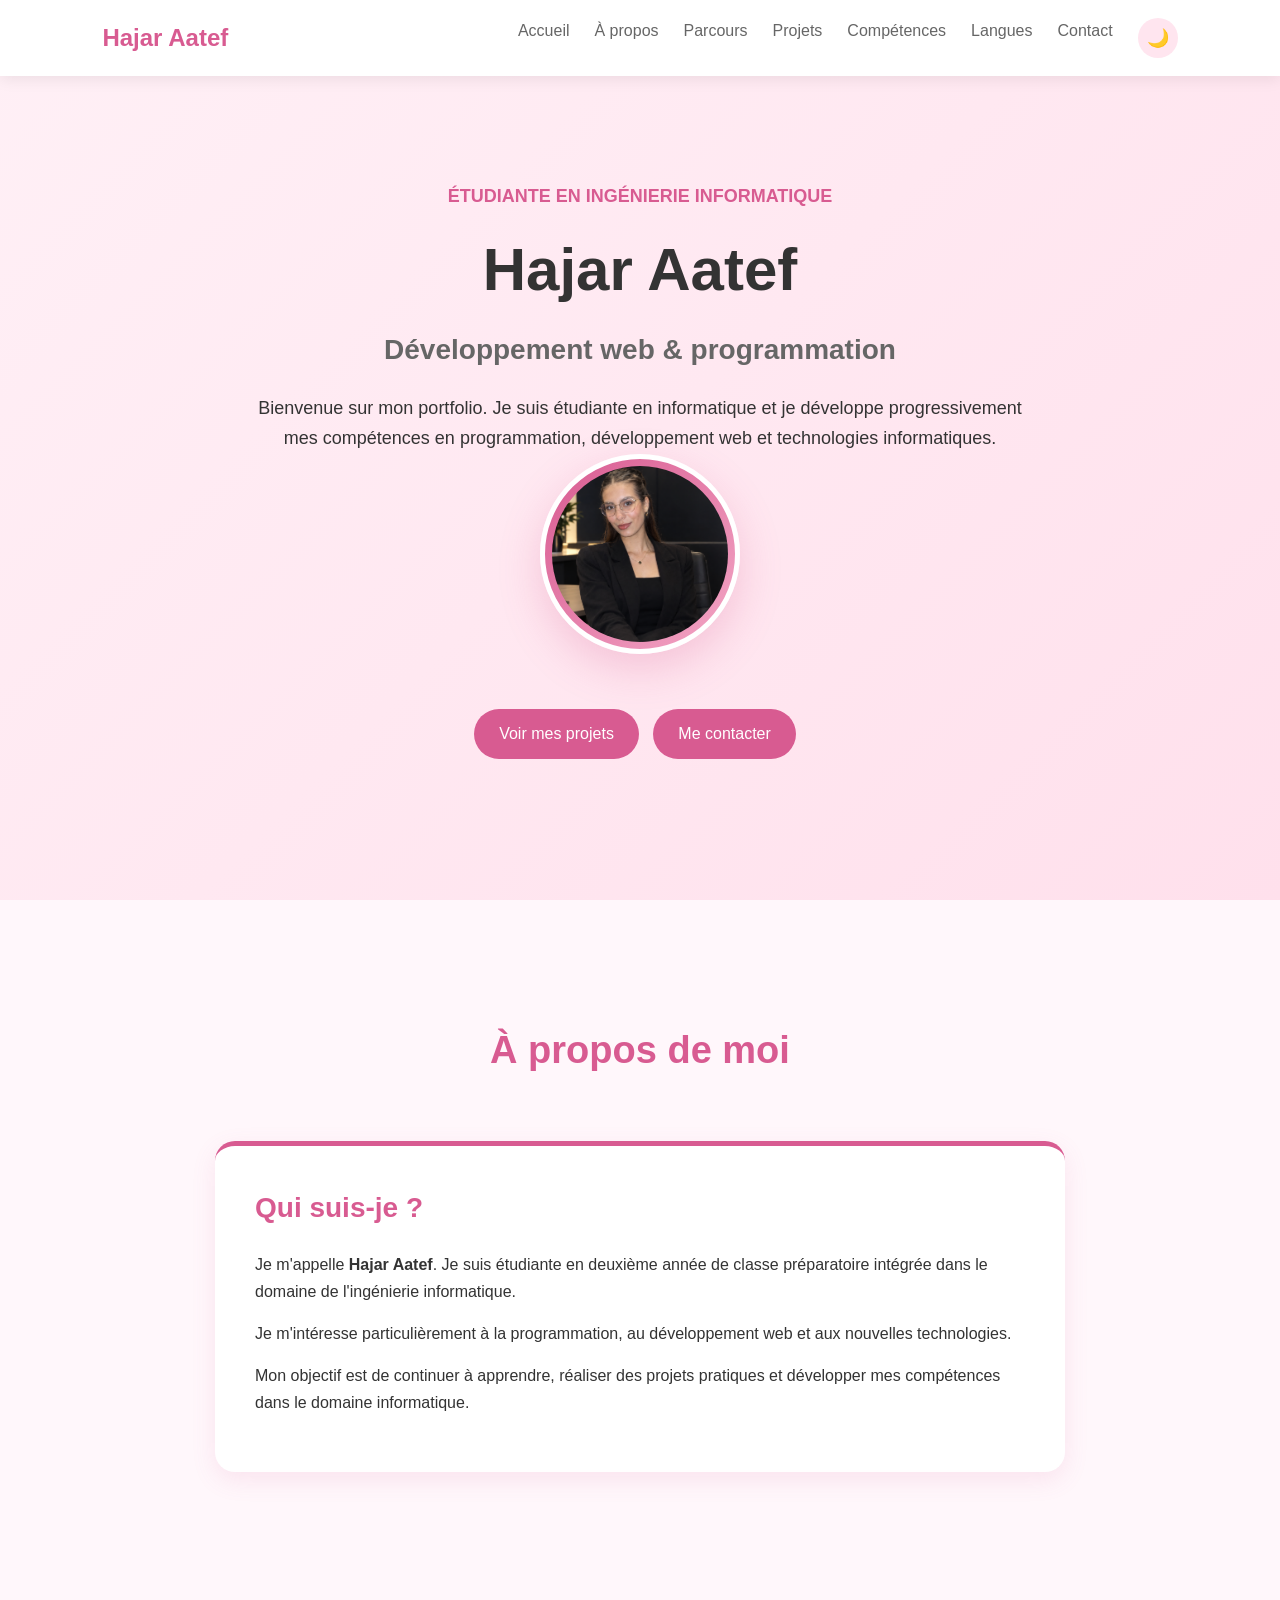
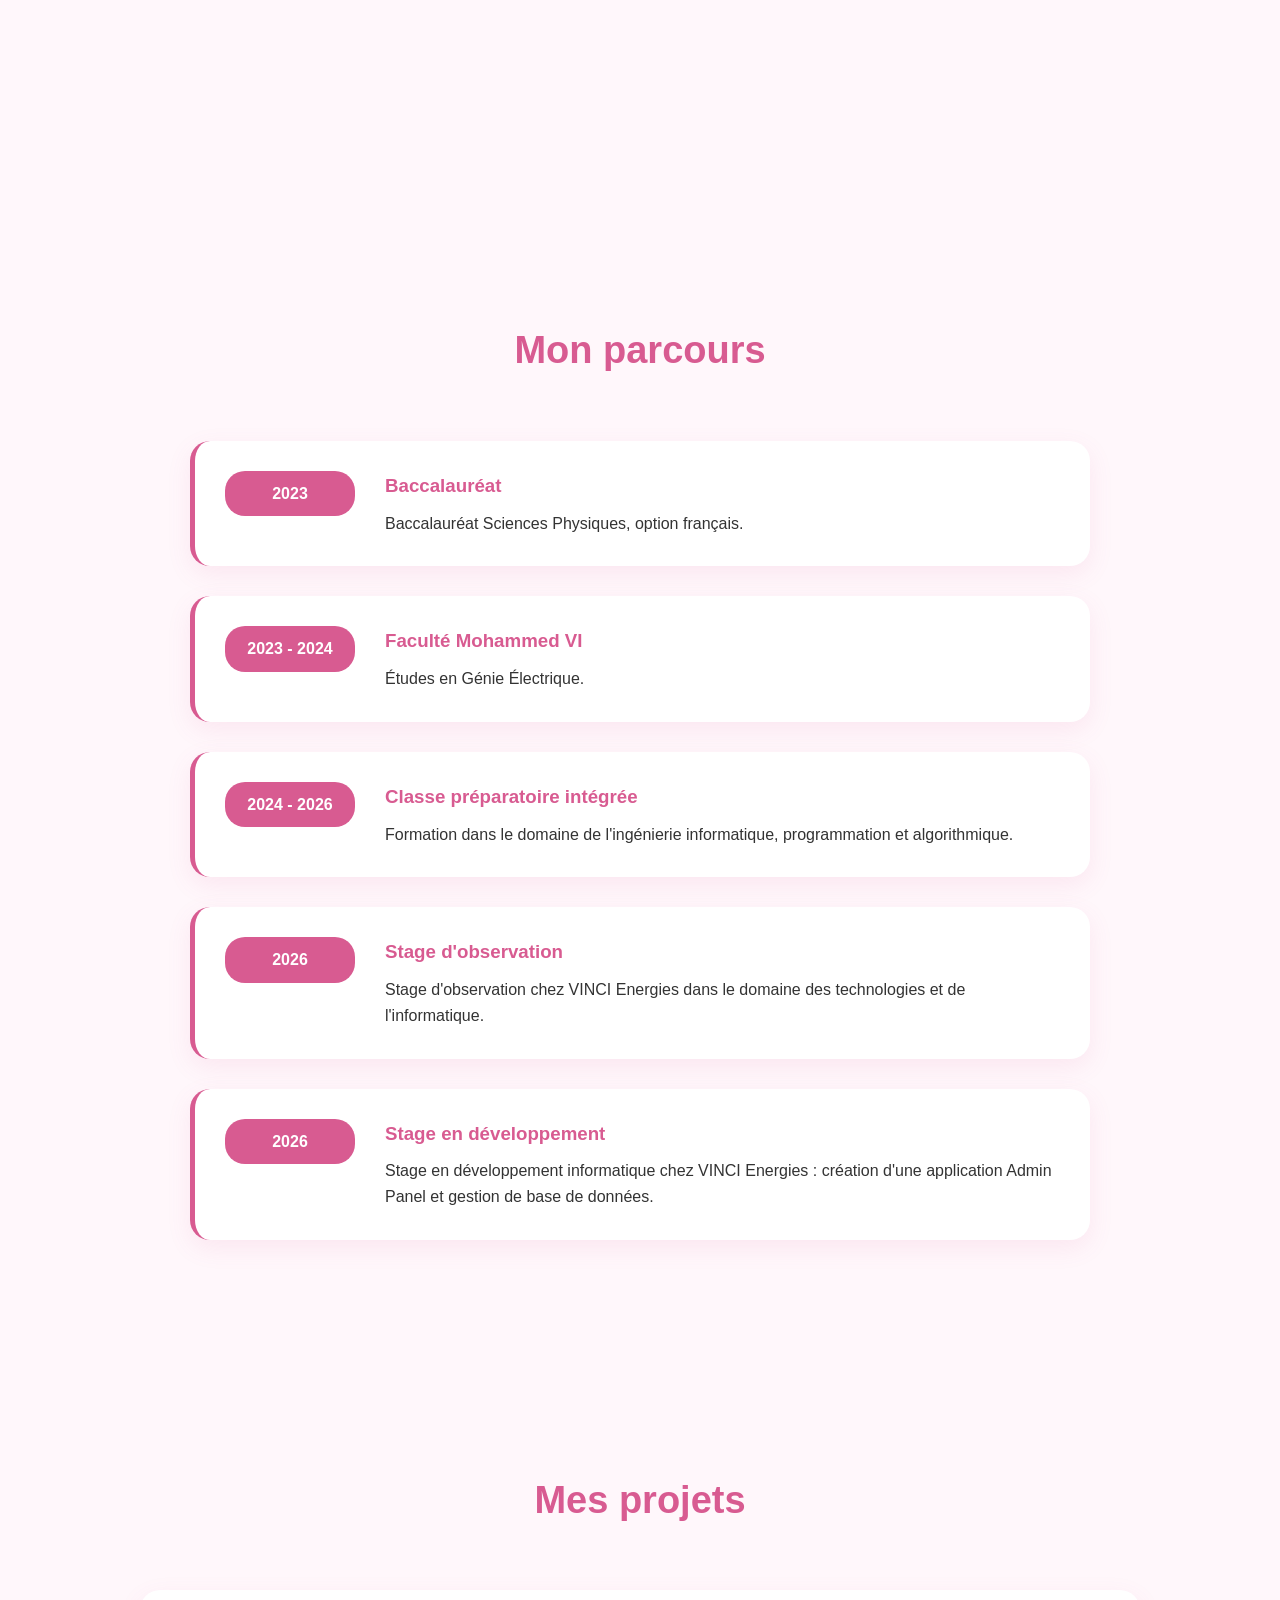
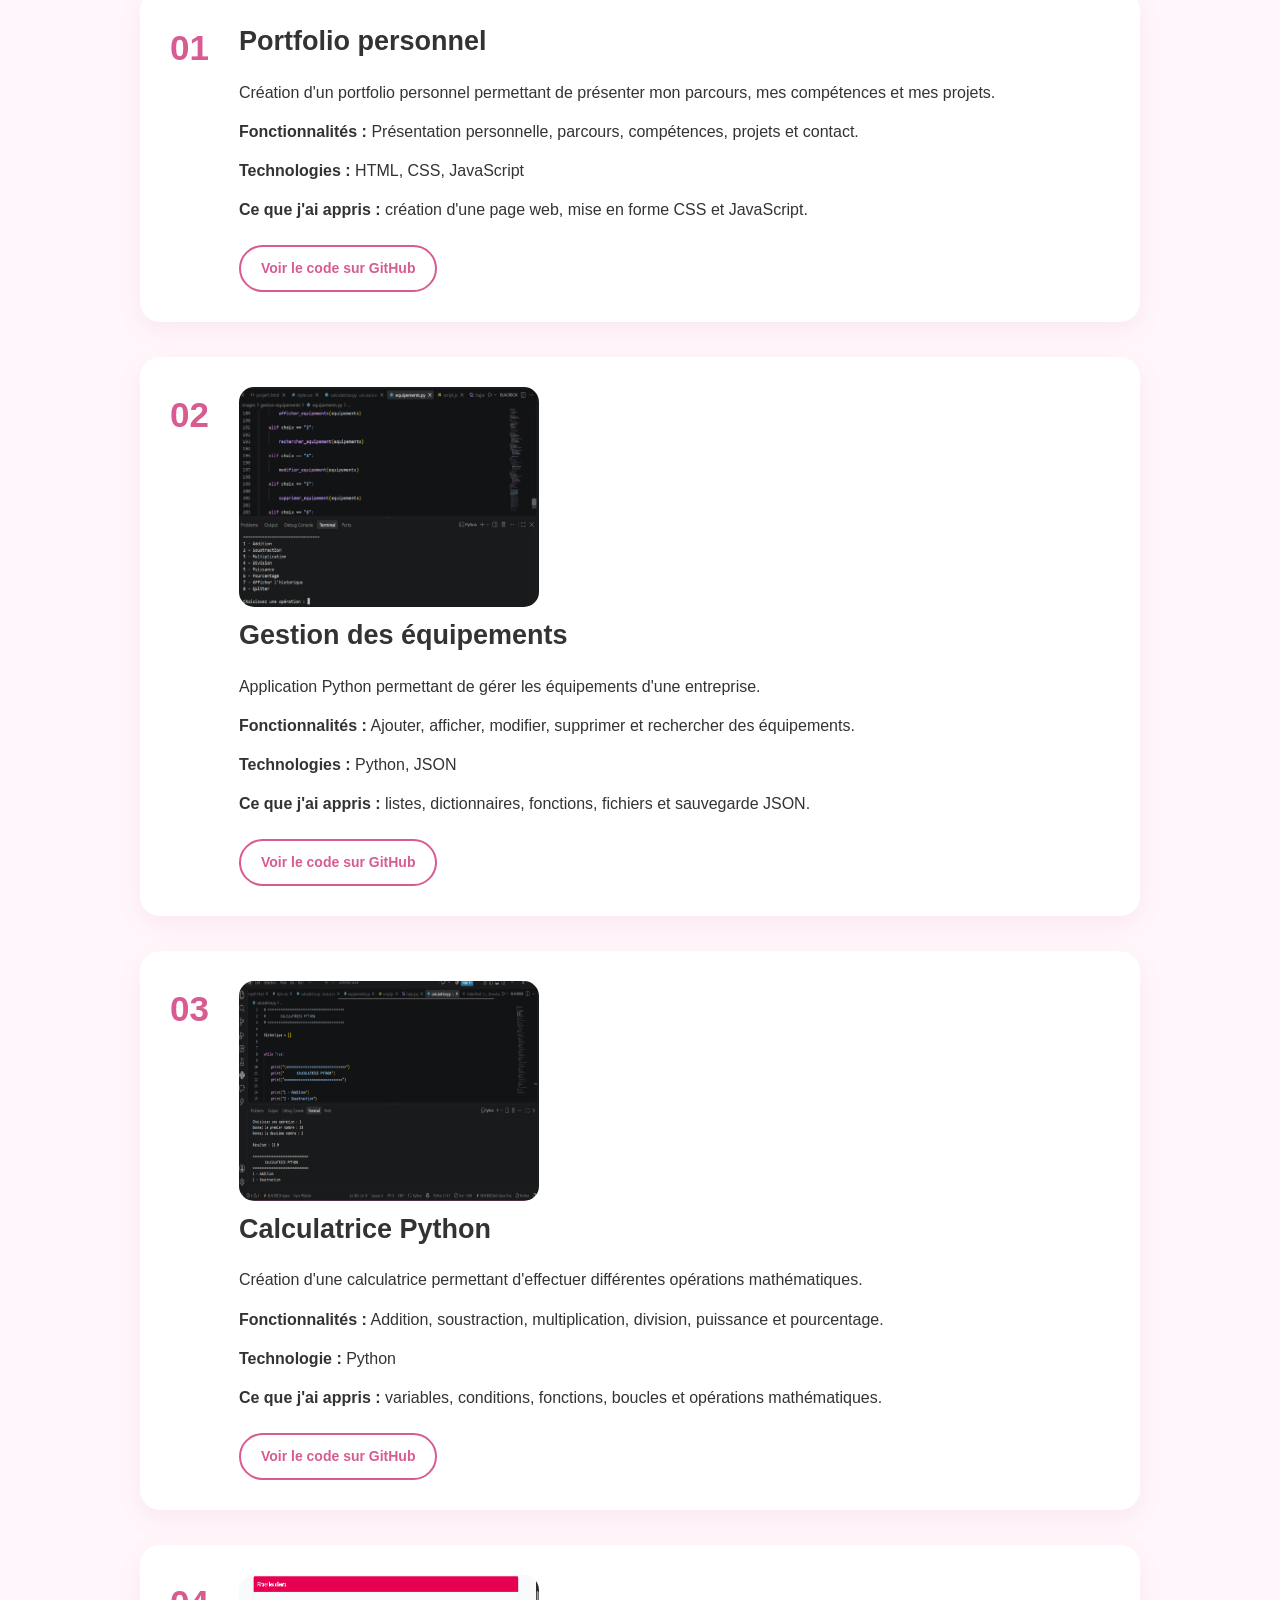
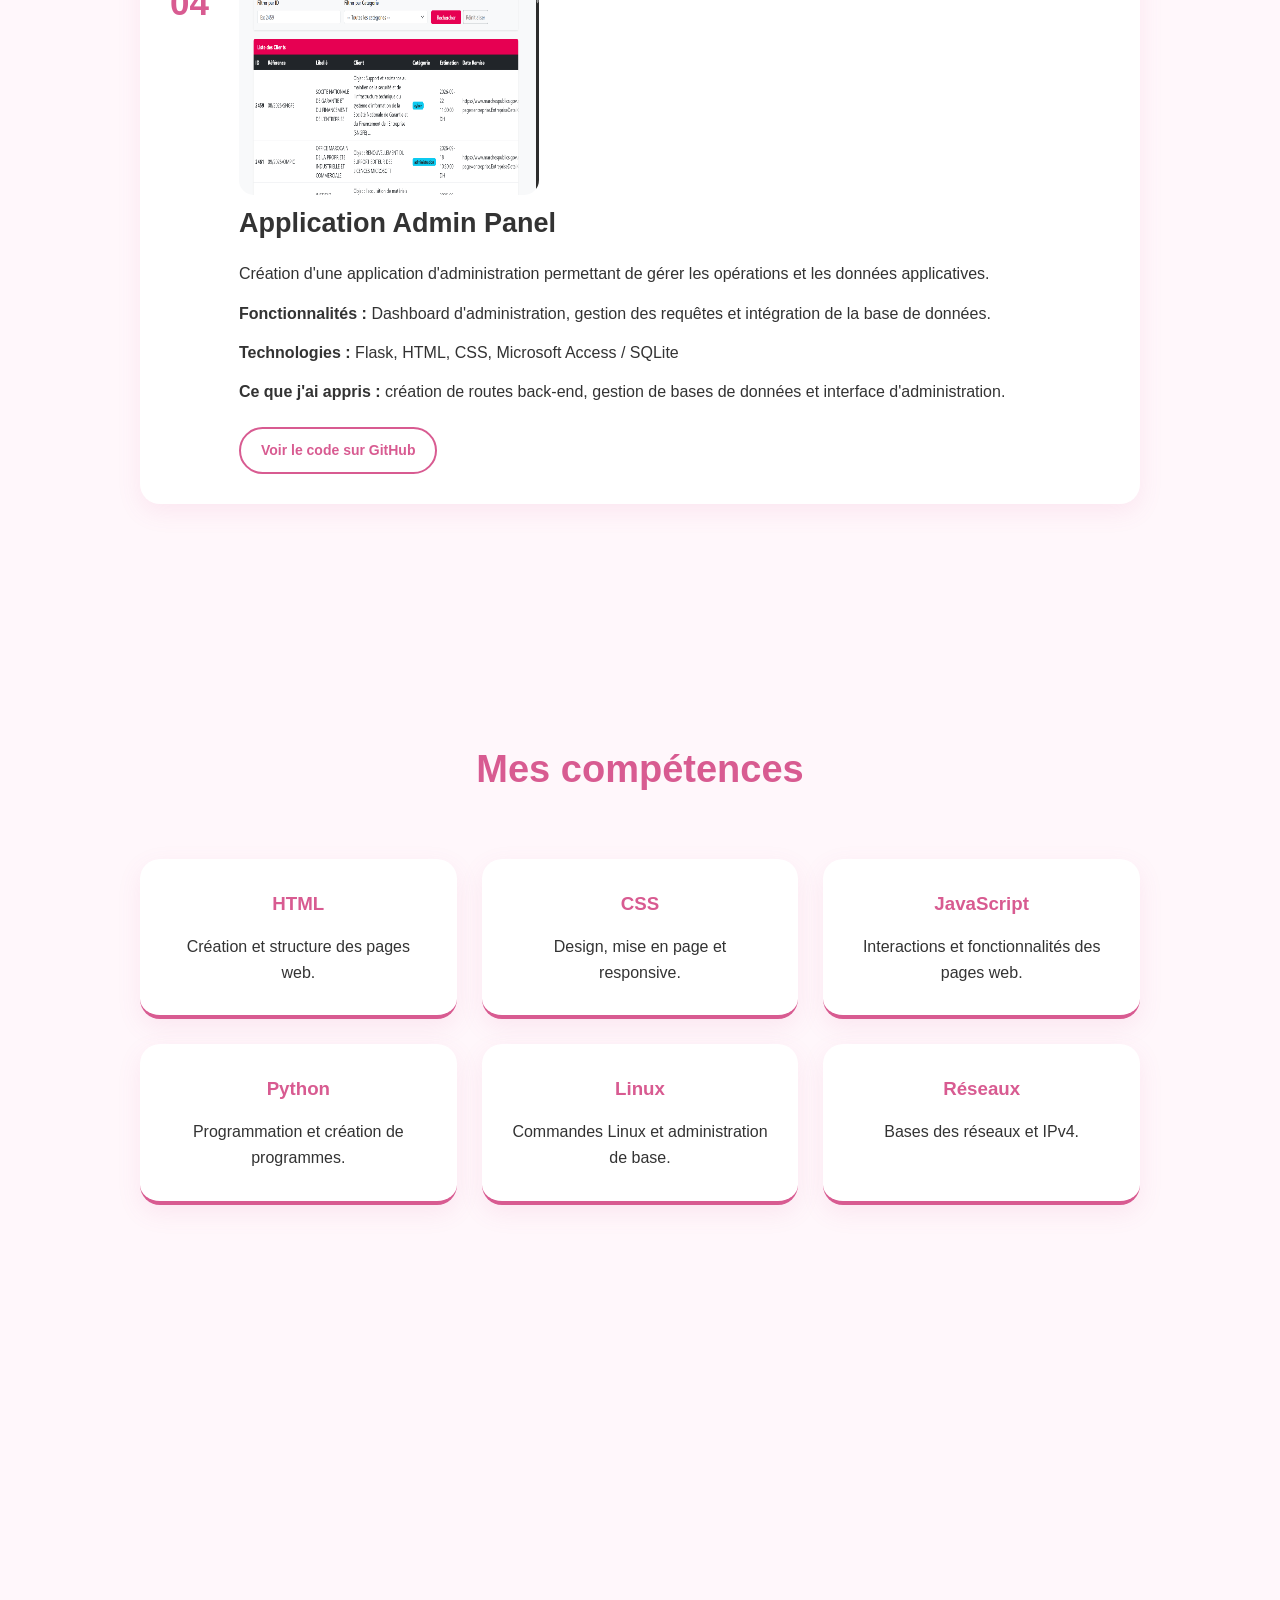
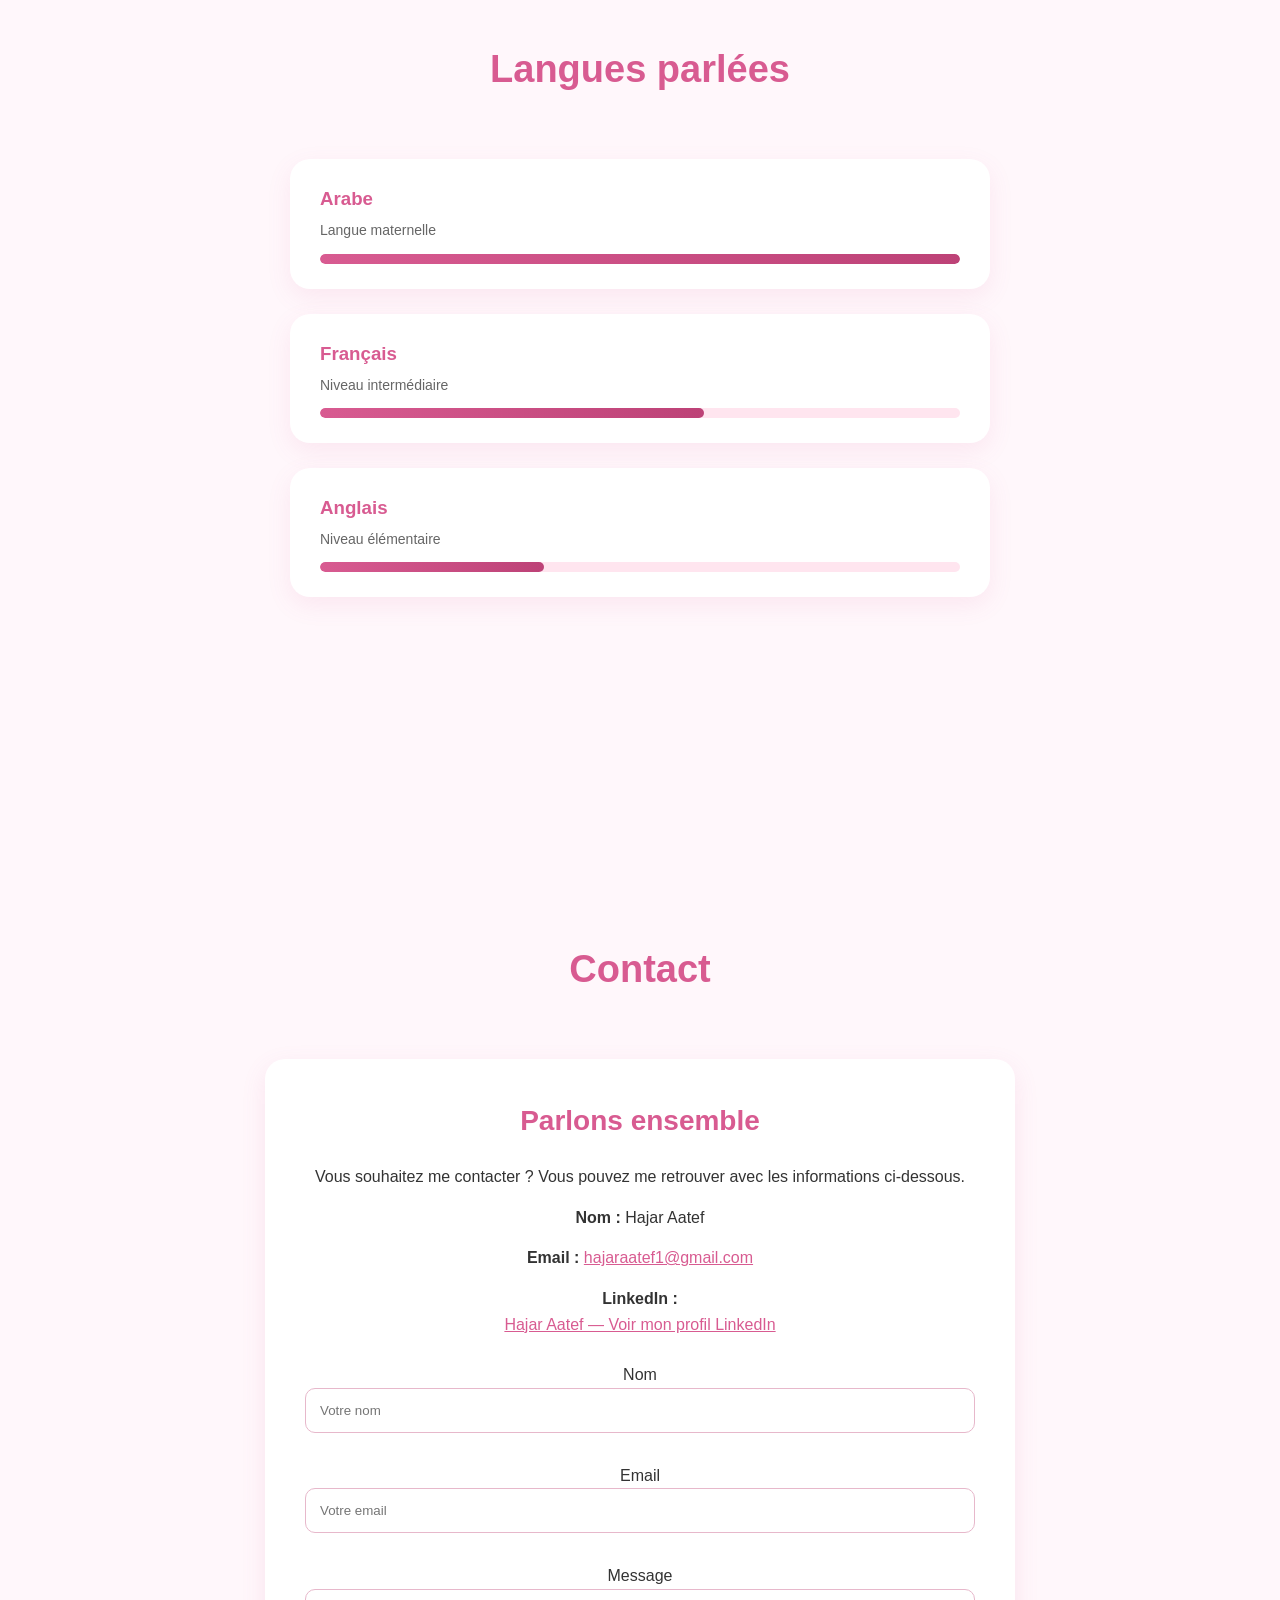
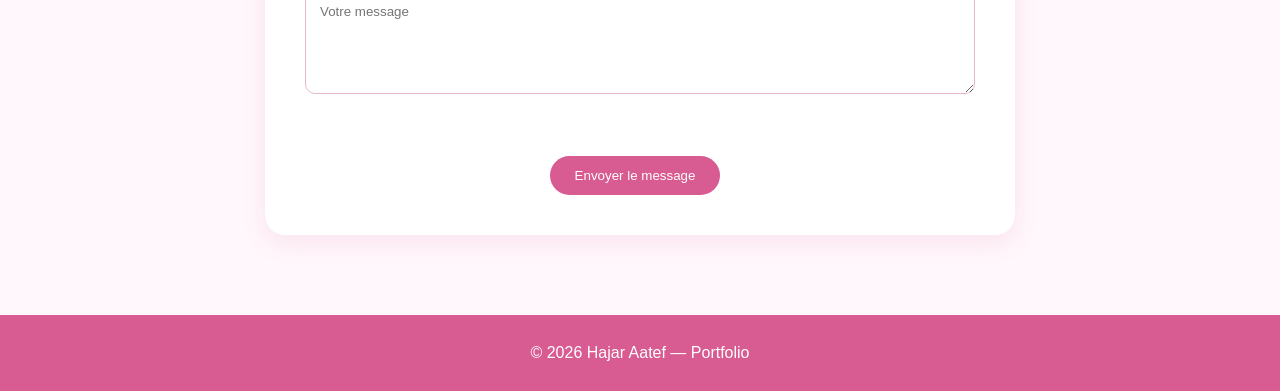
<file: index.html>
<!DOCTYPE html>
<html lang="fr">

<head>
    <meta charset="UTF-8">
    <meta name="viewport" content="width=device-width, initial-scale=1.0">
    <title>Portfolio — Hajar Aatef</title>
    <link rel="stylesheet" href="style.css">
</head>

<body>

<!-- ================= MENU ================= -->
<nav>
    <div class="logo">
        Hajar Aatef
    </div>

    <div class="menu">
        <a href="#accueil">Accueil</a>
        <a href="#apropos">À propos</a>
        <a href="#parcours">Parcours</a>
        <a href="#projets">Projets</a>
        <a href="#competences">Compétences</a>
        <a href="#langues">Langues</a>
        <a href="#contact">Contact</a>

        <button id="theme-toggle" aria-label="Changer de thème">
            🌙
        </button>
    </div>
</nav>


<!-- ================= ACCUEIL ================= -->
<section id="accueil" class="fade-section">
    <div class="accueil-content">
        <p>ÉTUDIANTE EN INGÉNIERIE INFORMATIQUE</p>

        <h1>Hajar Aatef</h1>

        <h2>Développement web & programmation</h2>

        <p>
            Bienvenue sur mon portfolio.
            Je suis étudiante en informatique
            et je développe progressivement
            mes compétences en programmation,
            développement web et technologies
            informatiques.
        </p>

        <!-- PHOTO -->
        <img
            src="images/hajar.jpg"
            alt="Photo professionnelle de Hajar Aatef"
            class="photo"
        >

        <div>
            <a href="#projets" class="btn">Voir mes projets</a>
            <a href="#contact" class="btn">Me contacter</a>
        </div>
    </div>
</section>


<!-- ================= À PROPOS ================= -->
<section id="apropos" class="fade-section">
    <h2 class="section-title">À propos de moi</h2>

    <div class="about">
        <h3>Qui suis-je ?</h3>

        <p>
            Je m'appelle <strong>Hajar Aatef</strong>.
            Je suis étudiante en deuxième année
            de classe préparatoire intégrée dans
            le domaine de l'ingénierie informatique.
        </p>

        <p>
            Je m'intéresse particulièrement à la
            programmation, au développement web
            et aux nouvelles technologies.
        </p>

        <p>
            Mon objectif est de continuer à apprendre,
            réaliser des projets pratiques et développer
            mes compétences dans le domaine informatique.
        </p>
    </div>
</section>


<!-- ================= PARCOURS ================= -->
<section id="parcours" class="fade-section">
    <h2 class="section-title">Mon parcours</h2>

    <div class="parcours">
        <div class="parcours-box">
            <span>2023</span>
            <div>
                <h3>Baccalauréat</h3>
                <p>Baccalauréat Sciences Physiques, option français.</p>
            </div>
        </div>

        <div class="parcours-box">
            <span>2023 - 2024</span>
            <div>
                <h3>Faculté Mohammed VI</h3>
                <p>Études en Génie Électrique.</p>
            </div>
        </div>

        <div class="parcours-box">
            <span>2024 - 2026</span>
            <div>
                <h3>Classe préparatoire intégrée</h3>
                <p>
                    Formation dans le domaine de
                    l'ingénierie informatique,
                    programmation et algorithmique.
                </p>
            </div>
        </div>

        <div class="parcours-box">
            <span>2026</span>
            <div>
                <h3>Stage d'observation</h3>
                <p>
                    Stage d'observation chez VINCI Energies
                    dans le domaine des technologies et de l'informatique.
                </p>
            </div>
        </div>

        <div class="parcours-box">
            <span>2026</span>
            <div>
                <h3>Stage en développement</h3>
                <p>
                    Stage en développement informatique chez VINCI Energies :
                    création d'une application Admin Panel et gestion de base de données.
                </p>
            </div>
        </div>
    </div>
</section>


<!-- ================= PROJETS ================= -->
<section id="projets" class="fade-section">
    <h2 class="section-title">Mes projets</h2>

    <!-- PROJET 1 -->
    <div class="project">
        <div>
            <span class="project-number">01</span>
        </div>

        <div class="project-content">
            <h3>Portfolio personnel</h3>

            <p>
                Création d'un portfolio personnel
                permettant de présenter mon parcours,
                mes compétences et mes projets.
            </p>

            <p><strong>Fonctionnalités :</strong> Présentation personnelle, parcours, compétences, projets et contact.</p>
            <p><strong>Technologies :</strong> HTML, CSS, JavaScript</p>
            <p><strong>Ce que j'ai appris :</strong> création d'une page web, mise en forme CSS et JavaScript.</p>

            <a href="https://github.com/hajaraatef1-commits/portfolio" target="_blank" class="btn-github">
                Voir le code sur GitHub
            </a>
        </div>
    </div>

    <!-- PROJET 2 -->
    <div class="project">
        <div>
            <span class="project-number">02</span>
        </div>

        <div class="project-content">
            <img
                src="images/gestion-station.png"
                alt="Capture du projet Gestion des équipements"
                class="project-image"
            >

            <h3>Gestion des équipements</h3>

            <p>
                Application Python permettant
                de gérer les équipements d'une
                entreprise.
            </p>

            <p><strong>Fonctionnalités :</strong> Ajouter, afficher, modifier, supprimer et rechercher des équipements.</p>
            <p><strong>Technologies :</strong> Python, JSON</p>
            <p><strong>Ce que j'ai appris :</strong> listes, dictionnaires, fonctions, fichiers et sauvegarde JSON.</p>

            <a href="https://github.com/hajaraatef1-commits/portfolio/blob/main/equipements-equipments" target="_blank" class="btn-github">
                Voir le code sur GitHub
            </a>
        </div>
    </div>

    <!-- PROJET 3 -->
    <div class="project">
        <div>
            <span class="project-number">03</span>
        </div>

        <div class="project-content">
            <img
                src="images/calculatrice.png"
                alt="Capture de la calculatrice Python"
                class="project-image"
            >

            <h3>Calculatrice Python</h3>

            <p>
                Création d'une calculatrice permettant
                d'effectuer différentes opérations
                mathématiques.
            </p>

            <p><strong>Fonctionnalités :</strong> Addition, soustraction, multiplication, division, puissance et pourcentage.</p>
            <p><strong>Technologie :</strong> Python</p>
            <p><strong>Ce que j'ai appris :</strong> variables, conditions, fonctions, boucles et opérations mathématiques.</p>

            <a href="https://github.com/hajaraatef1-commits/portfolio/blob/main/calculatrice-python" target="_blank" class="btn-github">
                Voir le code sur GitHub
            </a>
        </div>
    </div>

    <!-- PROJET 4 (ADMIN PANEL) -->
    <div class="project">
        <div>
            <span class="project-number">04</span>
        </div>

        <div class="project-content">
            <img
                src="images/admin-panel.png"
                alt="Capture du projet Admin Panel"
                class="project-image"
            >

            <h3>Application Admin Panel</h3>

            <p>
                Création d'une application d'administration
                permettant de gérer les opérations et les
                données applicatives.
            </p>

            <p><strong>Fonctionnalités :</strong> Dashboard d'administration, gestion des requêtes et intégration de la base de données.</p>
            <p><strong>Technologies :</strong> Flask, HTML, CSS, Microsoft Access / SQLite</p>
            <p><strong>Ce que j'ai appris :</strong> création de routes back-end, gestion de bases de données et interface d'administration.</p>

            <a href="https://github.com/hajaraatef1-commits/portfolio" target="_blank" class="btn-github">
                Voir le code sur GitHub
            </a>
        </div>
    </div>
</section>


<!-- ================= COMPÉTENCES ================= -->
<section id="competences" class="fade-section">
    <h2 class="section-title">Mes compétences</h2>

    <div class="skills">
        <div class="skill">
            <h3>HTML</h3>
            <p>Création et structure des pages web.</p>
        </div>

        <div class="skill">
            <h3>CSS</h3>
            <p>Design, mise en page et responsive.</p>
        </div>

        <div class="skill">
            <h3>JavaScript</h3>
            <p>Interactions et fonctionnalités des pages web.</p>
        </div>

        <div class="skill">
            <h3>Python</h3>
            <p>Programmation et création de programmes.</p>
        </div>

        <div class="skill">
            <h3>Linux</h3>
            <p>Commandes Linux et administration de base.</p>
        </div>

        <div class="skill">
            <h3>Réseaux</h3>
            <p>Bases des réseaux et IPv4.</p>
        </div>
    </div>
</section>


<!-- ================= LANGUES ================= -->
<section id="langues" class="fade-section">
    <h2 class="section-title">Langues parlées</h2>

    <div class="langues">
        <div class="langue">
            <h3>Arabe</h3>
            <p>Langue maternelle</p>
            <div class="langue-barre">
                <div class="langue-niveau" style="width: 100%;"></div>
            </div>
        </div>

        <div class="langue">
            <h3>Français</h3>
            <p>Niveau intermédiaire</p>
            <div class="langue-barre">
                <div class="langue-niveau" style="width: 60%;"></div>
            </div>
        </div>

        <div class="langue">
            <h3>Anglais</h3>
            <p>Niveau élémentaire</p>
            <div class="langue-barre">
                <div class="langue-niveau" style="width: 35%;"></div>
            </div>
        </div>
    </div>
</section>


<!-- ================= CONTACT ================= -->
<section id="contact" class="fade-section">
    <h2 class="section-title">Contact</h2>

    <div class="contact">
        <h3>Parlons ensemble</h3>
        <p>
            Vous souhaitez me contacter ?
            Vous pouvez me retrouver avec
            les informations ci-dessous.
        </p>

        <p><strong>Nom :</strong> Hajar Aatef</p>
        <p><strong>Email :</strong> <a href="mailto:hajaraatef1@gmail.com">hajaraatef1@gmail.com</a></p>
        
        <p>
            <strong>LinkedIn :</strong><br>
            <a href="https://www.linkedin.com/in/hajar-aatef-232695384/" target="_blank">
                Hajar Aatef — Voir mon profil LinkedIn
            </a>
        </p>

        <!-- FORMULAIRE -->
        <form id="contact-form" action="https://formspree.io/f/xyegvlpq" method="POST">
            <p>
                <label for="nom">Nom</label><br>
                <input type="text" id="nom" name="nom" placeholder="Votre nom" required>
            </p>

            <p>
                <label for="email">Email</label><br>
                <input type="email" id="email" name="email" placeholder="Votre email" required>
            </p>

            <p>
                <label for="message">Message</label><br>
                <textarea id="message" name="message" rows="5" placeholder="Votre message" required></textarea>
            </p>

            <button type="submit" class="btn">Envoyer le message</button>
        </form>
    </div>
</section>


<!-- ================= FOOTER ================= -->
<footer>
    <p>© <span id="annee">2026</span> Hajar Aatef — Portfolio</p>
</footer>


<!-- ================= RETOUR EN HAUT ================= -->
<button id="retour-haut" aria-label="Retour en haut">↑</button>

<script src="script.js"></script>

</body>
</html>
</file>
<file: style.css>
/* ================= BASE ================= */

* {
    margin: 0;
    padding: 0;
    box-sizing: border-box;
}

html {
    scroll-behavior: smooth;
}

:root {
    --bg-page: #fff7fb;
    --bg-card: #ffffff;
    --bg-nav: #ffffff;
    --text-principal: #333;
    --text-secondaire: #666;
    --rose: #d85b91;
    --rose-fonce: #bd4277;
    --rose-clair: #ffe5ef;
    --ombre: rgba(216, 91, 145, 0.10);
}

body.mode-sombre {
    --bg-page: #1a1620;
    --bg-card: #241f2c;
    --bg-nav: #241f2c;
    --text-principal: #f0e9ee;
    --text-secondaire: #b8aebf;
    --rose: #e77aa8;
    --rose-fonce: #f3a6c5;
    --rose-clair: #35283a;
    --ombre: rgba(0, 0, 0, 0.35);
}

body {
    font-family: Arial, sans-serif;
    background: var(--bg-page);
    color: var(--text-principal);
    line-height: 1.6;
    transition: background 0.3s, color 0.3s;
}


/* ================= MENU ================= */

nav {
    position: fixed;
    top: 0;
    left: 0;
    width: 100%;

    padding: 18px 8%;

    background: var(--bg-nav);

    display: flex;
    justify-content: space-between;
    align-items: center;

    box-shadow: 0 3px 15px rgba(0, 0, 0, 0.08);

    z-index: 1000;

    transition: background 0.3s;
}

.logo {
    font-size: 24px;
    font-weight: bold;
    color: var(--rose);
}

.menu {
    display: flex;
    gap: 25px;
}

nav a {
    color: var(--text-secondaire);
    text-decoration: none;
    font-size: 16px;
    transition: 0.3s;
}

nav a:hover {
    color: var(--rose);
}

#theme-toggle {
    background: var(--rose-clair);

    border: none;

    width: 40px;
    height: 40px;

    border-radius: 50%;

    font-size: 18px;

    cursor: pointer;

    display: flex;
    align-items: center;
    justify-content: center;

    transition: 0.3s;
}

#theme-toggle:hover {
    transform: scale(1.1);
}


/* ================= SECTIONS ================= */

section {
    min-height: 100vh;
    padding: 120px 10% 80px;
}


/* ================= ACCUEIL ================= */

#accueil {
    background: linear-gradient(
        135deg,
        #fff0f6,
        #ffe0ec
    );

    display: flex;
    justify-content: center;
    align-items: center;

    text-align: center;
}

.accueil-content {
    max-width: 800px;
}

.accueil-content > p:first-of-type {
    color: var(--rose);
    font-size: 18px;
    font-weight: bold;
}

.accueil-content h1 {
    font-size: 60px;
    color: var(--text-principal);
    margin: 10px 0;
}

.accueil-content h2 {
    font-size: 28px;
    color: var(--text-secondaire);
    margin-bottom: 20px;
}

.accueil-content > p {
    font-size: 18px;
    line-height: 1.7;
}


/* ================= PHOTO ================= */

.photo {
    width: 200px;
    height: 200px;

    margin: 0 auto 30px;

    padding: 7px;

    border-radius: 50%;

    background: linear-gradient(
        135deg,
        #d85b91,
        #f3a6c5
    );

    box-shadow:
        0 15px 40px rgba(216, 91, 145, 0.25);

    object-fit: cover;

    border: 5px solid white;

    display: block;
}


/* ================= BOUTONS ================= */

.btn {
    display: inline-block;

    margin-top: 25px;
    margin-right: 10px;

    padding: 12px 25px;

    background: var(--rose);

    color: white;

    text-decoration: none;

    border-radius: 25px;

    border: none;

    cursor: pointer;

    transition: 0.3s;
}

.btn:hover {
    background: var(--rose-fonce);
    transform: translateY(-3px);
}

.btn-secondaire {
    background: var(--bg-card);
    color: var(--rose);
    border: 2px solid var(--rose);
}

.btn-secondaire:hover {
    background: var(--rose);
    color: white;
}


/* ================= TITRES ================= */

.section-title {
    text-align: center;

    font-size: 38px;

    margin-bottom: 60px;

    color: var(--rose);
}


/* ================= À PROPOS ================= */

.about {
    max-width: 850px;

    margin: auto;

    background: var(--bg-card);

    padding: 40px;

    border-radius: 20px;

    border-top: 5px solid var(--rose);

    box-shadow:
        0 8px 25px rgba(216, 91, 145, 0.12);
}

.about h3 {
    font-size: 28px;

    margin-bottom: 20px;

    color: var(--rose);
}

.about p {
    margin-bottom: 15px;

    line-height: 1.7;
}


/* ================= PARCOURS ================= */

.parcours {
    max-width: 900px;

    margin: auto;
}

.parcours-box {
    display: flex;

    gap: 30px;

    margin-bottom: 30px;

    background: var(--bg-card);

    padding: 30px;

    border-radius: 20px;

    box-shadow:
        0 8px 25px rgba(216, 91, 145, 0.10);

    border-left: 5px solid var(--rose);
}

.parcours-box > span {
    min-width: 130px;

    height: fit-content;

    padding: 10px;

    text-align: center;

    background: var(--rose);

    color: white;

    border-radius: 20px;

    font-weight: bold;
}

.parcours-box h3 {
    margin-bottom: 10px;

    color: var(--rose);
}

.parcours-box p {
    line-height: 1.6;
}


/* ================= COMPÉTENCES ================= */

.skills {
    max-width: 1000px;

    margin: auto;

    display: grid;

    grid-template-columns:
        repeat(3, 1fr);

    gap: 25px;
}

.skill {
    background: var(--bg-card);

    padding: 30px;

    border-radius: 20px;

    text-align: center;

    box-shadow:
        0 8px 25px rgba(216, 91, 145, 0.10);

    transition: 0.3s;

    border-bottom: 4px solid var(--rose);
}

.skill:hover {
    transform: translateY(-7px);
}

.skill h3 {
    color: var(--rose);

    margin-bottom: 15px;
}


/* ================= PROJETS ================= */

.project {
    max-width: 1000px;

    margin: 0 auto 35px;

    background: var(--bg-card);

    padding: 30px;

    display: flex;

    gap: 30px;

    border-radius: 20px;

    box-shadow:
        0 8px 25px rgba(216, 91, 145, 0.10);

    transition: 0.3s;
}

.project:hover {
    transform: translateY(-5px);
}

.project-image {
    width: 300px;

    min-width: 300px;

    height: 220px;

    overflow: hidden;

    border-radius: 15px;

    background: #ffe5ef;
}

.project-image img {
    width: 100%;
    height: 100%;

    object-fit: cover;
}

.project-number {
    font-size: 35px;

    font-weight: bold;

    color: var(--rose);
}

.project-content h3 {
    font-size: 27px;

    margin-bottom: 15px;
}

.project-content p {
    line-height: 1.7;

    margin-bottom: 12px;
}

.project-content ul {
    margin-left: 20px;

    margin-bottom: 15px;
}

.technologies {
    display: flex;

    gap: 10px;

    flex-wrap: wrap;

    margin: 10px 0 15px;
}

.technologies span {
    background: var(--rose-clair);

    color: #c34f83;

    padding: 6px 14px;

    border-radius: 20px;

    font-size: 14px;

    font-weight: bold;
}


/* ================= LIEN GITHUB ================= */

.btn-github {
    display: inline-flex;

    align-items: center;

    gap: 8px;

    margin-top: 10px;

    padding: 10px 20px;

    background: transparent;

    color: var(--rose);

    text-decoration: none;

    font-weight: bold;

    font-size: 14px;

    border: 2px solid var(--rose);

    border-radius: 25px;

    transition: 0.3s;
}

.btn-github:hover {
    background: var(--rose);
    color: white;
}


/* ================= LANGUES ================= */

.langues {
    max-width: 700px;

    margin: auto;

    display: flex;

    flex-direction: column;

    gap: 25px;
}

.langue {
    background: var(--bg-card);

    padding: 25px 30px;

    border-radius: 20px;

    box-shadow:
        0 8px 25px var(--ombre);
}

.langue h3 {
    color: var(--rose);

    margin-bottom: 5px;
}

.langue > p {
    color: var(--text-secondaire);

    font-size: 14px;

    margin-bottom: 12px;
}

.langue-barre {
    width: 100%;
    height: 10px;

    background: var(--rose-clair);

    border-radius: 10px;

    overflow: hidden;
}

.langue-niveau {
    height: 100%;

    background: linear-gradient(
        90deg,
        var(--rose),
        var(--rose-fonce)
    );

    border-radius: 10px;

    transition: width 1s ease;
}


/* ================= CONTACT ================= */

.contact {
    max-width: 750px;

    margin: auto;

    background: var(--bg-card);

    padding: 40px;

    text-align: center;

    border-radius: 20px;

    box-shadow:
        0 8px 25px rgba(216, 91, 145, 0.12);
}

.contact h3 {
    color: var(--rose);

    font-size: 28px;

    margin-bottom: 20px;
}

.contact p {
    margin-bottom: 15px;
}

.contact a {
    color: var(--rose);
}

.linkedin {
    display: inline-block;

    margin: 10px 0 25px;

    font-weight: bold;

    text-decoration: none;
}

.linkedin:hover {
    text-decoration: underline;
}


/* ================= FORMULAIRE ================= */

form {
    margin-top: 25px;
}

form input,
form textarea {
    width: 100%;

    padding: 14px;

    margin-bottom: 15px;

    border: 1px solid #e7b8cb;

    border-radius: 10px;

    font-family: Arial, sans-serif;

    outline: none;
}

form input:focus,
form textarea:focus {
    border-color: var(--rose);
}

form textarea {
    resize: vertical;
}


/* ================= FOOTER ================= */

footer {
    background: var(--rose);

    color: white;

    text-align: center;

    padding: 25px;
}


/* ================= RESPONSIVE ================= */

@media (max-width: 800px) {

    nav {
        flex-direction: column;

        gap: 15px;
    }

    .menu {
        gap: 12px;

        flex-wrap: wrap;

        justify-content: center;
    }

    section {
        padding-left: 5%;
        padding-right: 5%;
    }

    .accueil-content h1 {
        font-size: 42px;
    }

    .accueil-content h2 {
        font-size: 22px;
    }

    .skills {
        grid-template-columns: 1fr;
    }

    .parcours-box {
        flex-direction: column;
    }

    .parcours-box > span {
        width: 150px;
    }

    .project {
        flex-direction: column;
    }

    .project-image {
        width: 100%;
        min-width: 100%;
    }
}


/* ================= CV ================= */

.bouton-cv {
    color: white !important;
}

.cv-buttons {
    display: flex;
    justify-content: center;
    gap: 15px;
    flex-wrap: wrap;
    margin: 25px 0;
}


/* ================= ANIMATION AU DÉFILEMENT ================= */

.fade-section {
    opacity: 0;

    transform: translateY(40px);

    transition:
        opacity 0.8s ease,
        transform 0.8s ease;
}

.fade-section.visible {
    opacity: 1;

    transform: translateY(0);
}


/* ================= RETOUR EN HAUT ================= */

#retour-haut {
    position: fixed;

    right: 25px;
    bottom: 25px;

    width: 48px;
    height: 48px;

    border: none;
    border-radius: 50%;

    background: var(--rose);

    color: white;

    font-size: 20px;

    cursor: pointer;

    display: flex;
    align-items: center;
    justify-content: center;

    box-shadow:
        0 8px 20px rgba(216, 91, 145, 0.35);

    opacity: 0;
    visibility: hidden;

    transform: translateY(20px);

    transition: 0.3s;

    z-index: 900;
}

#retour-haut.visible {
    opacity: 1;
    visibility: visible;
    transform: translateY(0);
}

#retour-haut:hover {
    background: var(--rose-fonce);
    transform: translateY(-4px);
}
</file>
